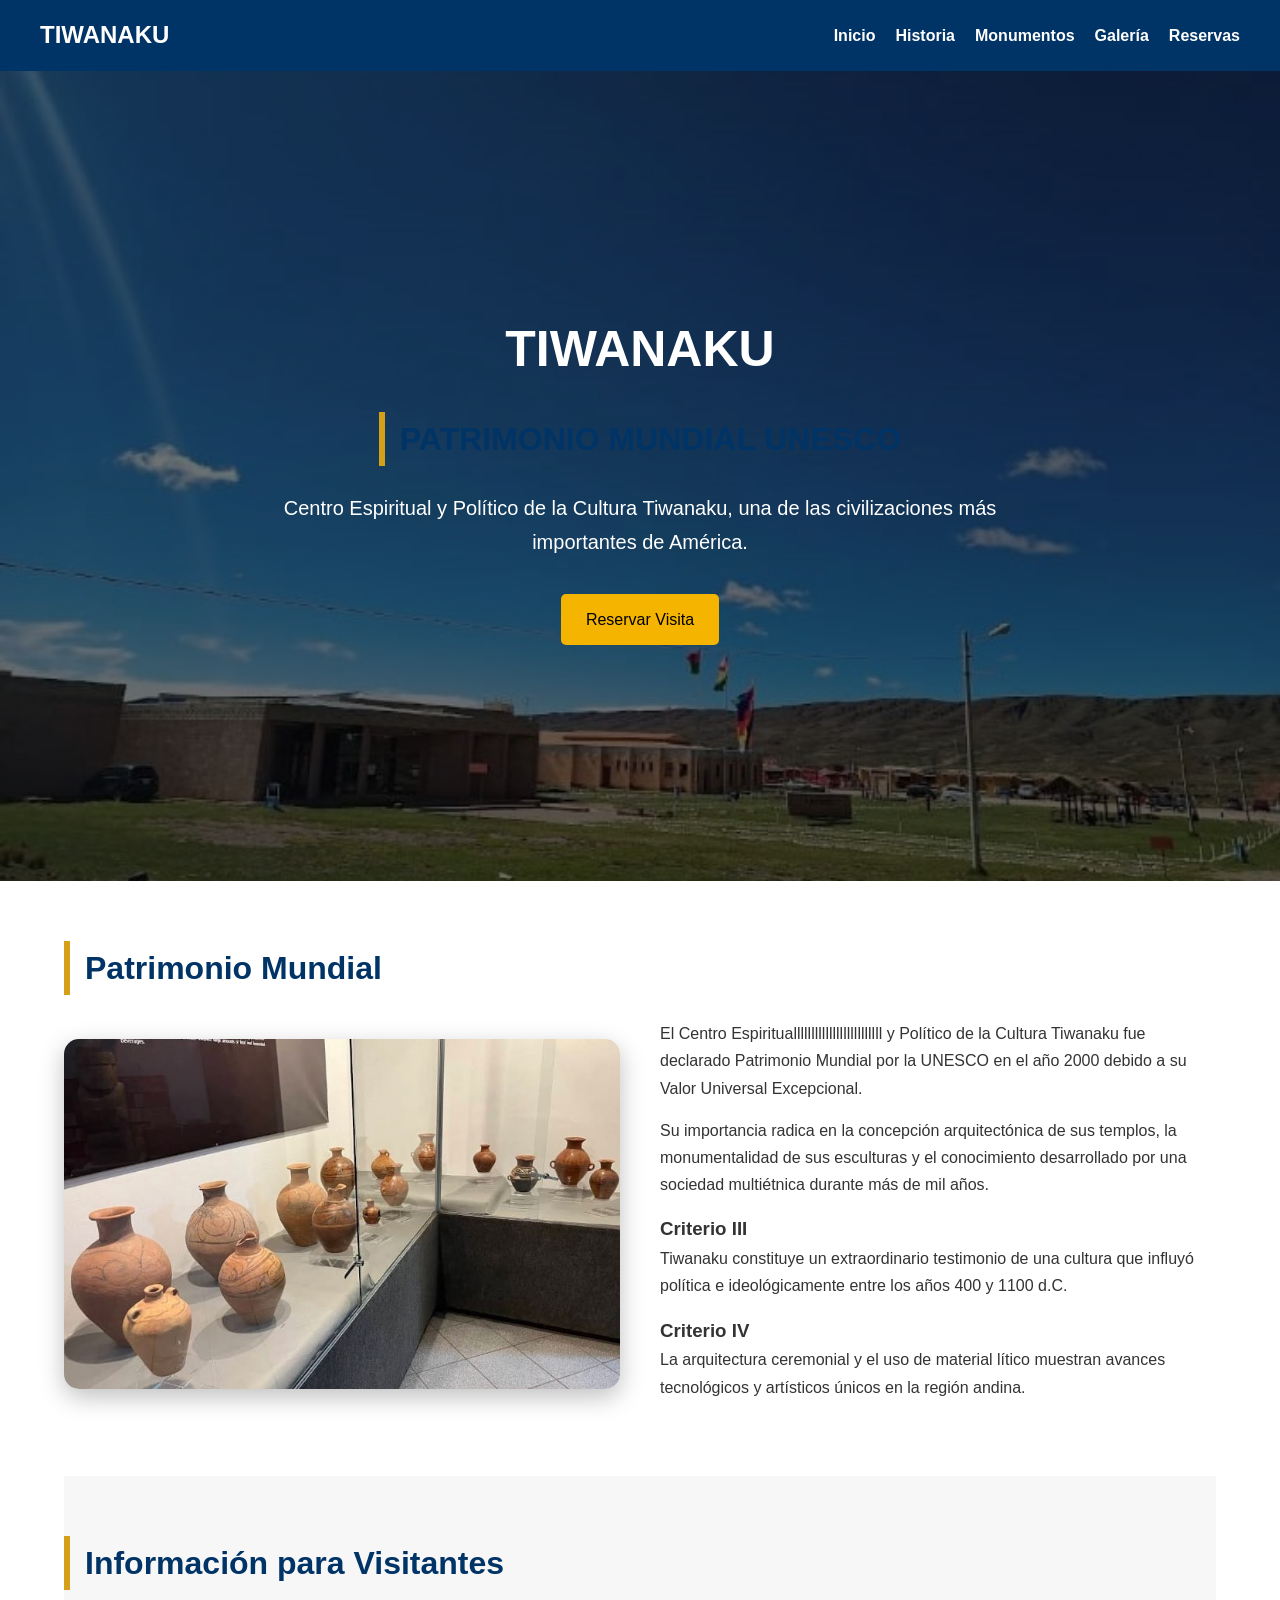
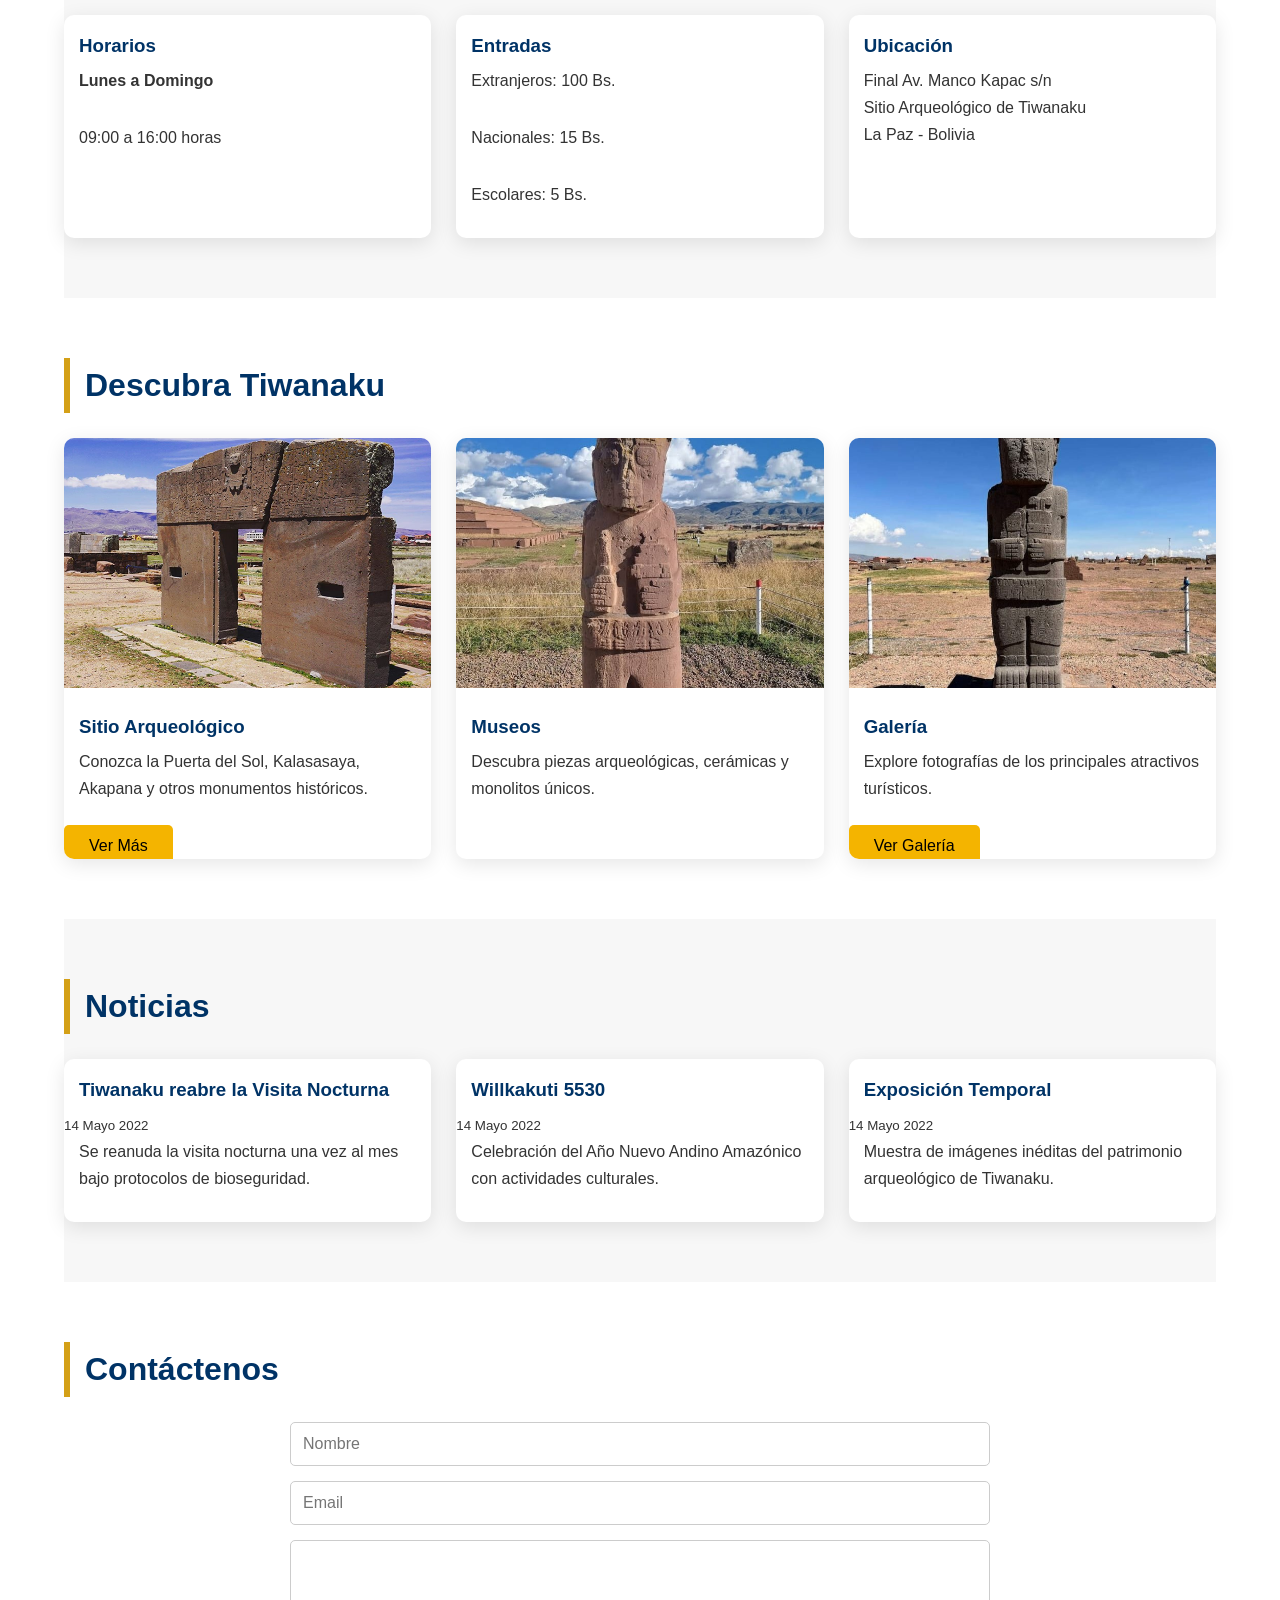
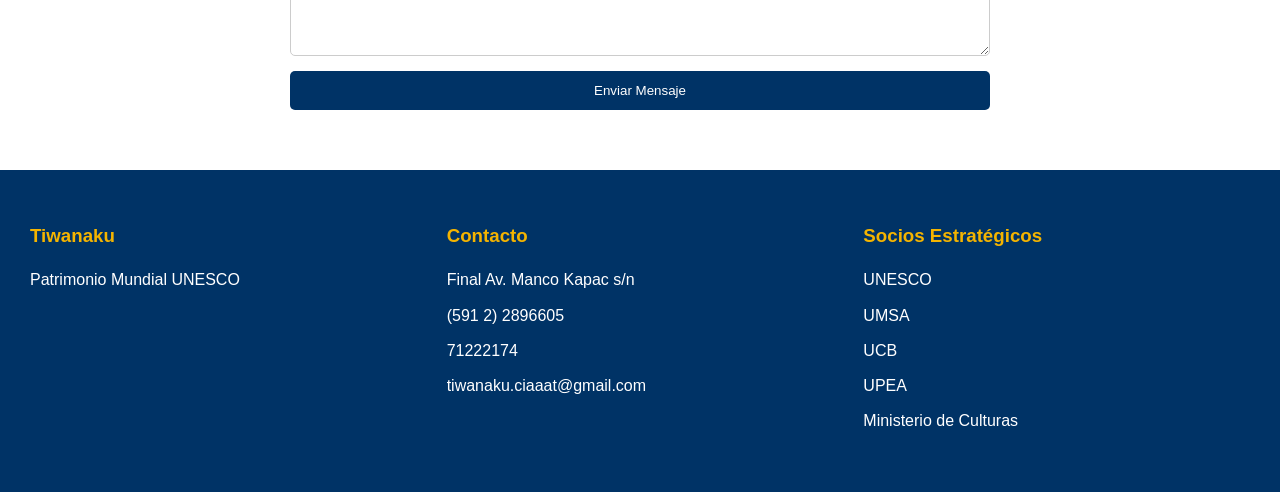
<file: index.html>
<!DOCTYPE html>
<html lang="es">
<head>
<meta charset="UTF-8">
<meta name="viewport" content="width=device-width, initial-scale=1.0">
<title>Tiwanaku - Inicio</title>

<link rel="stylesheet" href="css/style.css">
</head>
<body>

<header>
    <nav>
        <h2>TIWANAKU</h2>

        <ul>
            <li><a href="index.html">Inicio</a></li>
            <li><a href="historia.html">Historia</a></li>
            <li><a href="monumentos.html">Monumentos</a></li>
            <li><a href="galeria.html">Galería</a></li>
            <li><a href="reservas.html">Reservas</a></li>
        </ul>
    </nav>
</header>

<section class="hero">

    <div class="overlay">

        <h1>TIWANAKU</h1>

        <h2>PATRIMONIO MUNDIAL UNESCO</h2>

        <p>
            Centro Espiritual y Político de la Cultura Tiwanaku,
            una de las civilizaciones más importantes de América.
        </p>

        <a href="reservas.html" class="btn">
            Reservar Visita
        </a>

    </div>

</section>


<!-- PATRIMONIO -->

<section class="contenedor">

    <h2>Patrimonio Mundial</h2>

    <div class="grid-2">

        <div>

            <img src="../img/4.jpeg" alt="Vasija Tiwanaku">

        </div>

        <div>

            <p>
                El Centro Espiritualllllllllllllllllllllllll y Político de la Cultura Tiwanaku
                fue declarado Patrimonio Mundial por la UNESCO en el año 2000
                debido a su Valor Universal Excepcional.
            </p>

            <p>
                Su importancia radica en la concepción arquitectónica de sus templos,
                la monumentalidad de sus esculturas y el conocimiento desarrollado
                por una sociedad multiétnica durante más de mil años.
            </p>

            <h3>Criterio III</h3>

            <p>
                Tiwanaku constituye un extraordinario testimonio de una cultura
                que influyó política e ideológicamente entre los años
                400 y 1100 d.C.
            </p>

            <h3>Criterio IV</h3>

            <p>
                La arquitectura ceremonial y el uso de material lítico muestran
                avances tecnológicos y artísticos únicos en la región andina.
            </p>

        </div>

    </div>

</section>


<!-- HORARIOS Y PRECIOS -->

<section class="contenedor fondo-claro">

    <h2>Información para Visitantes</h2>

    <div class="cards">

        <div class="card">

            <h3>Horarios</h3>

            <p><strong>Lunes a Domingo</strong></p>

            <p>09:00 a 16:00 horas</p>

        </div>

        <div class="card">

            <h3>Entradas</h3>

            <p>Extranjeros: 100 Bs.</p>

            <p>Nacionales: 15 Bs.</p>

            <p>Escolares: 5 Bs.</p>

        </div>

        <div class="card">

            <h3>Ubicación</h3>

            <p>
                Final Av. Manco Kapac s/n<br>
                Sitio Arqueológico de Tiwanaku<br>
                La Paz - Bolivia
            </p>

        </div>

    </div>

</section>


<!-- DESTACADOS -->

<section class="contenedor">

    <h2>Descubra Tiwanaku</h2>

    <div class="cards">

        <div class="card">

            <img src="../img/Tiahuanaco_blog_1.png">

            <h3>Sitio Arqueológico</h3>

            <p>
                Conozca la Puerta del Sol, Kalasasaya,
                Akapana y otros monumentos históricos.
            </p>

            <a href="monumentos.html" class="btn">
                Ver Más
            </a>

        </div>

        <div class="card">

            <img src="../img/14.jpeg">

            <h3>Museos</h3>

            <p>
                Descubra piezas arqueológicas,
                cerámicas y monolitos únicos.
            </p>

        </div>

        <div class="card">

            <img src="../img/9.jpeg">

            <h3>Galería</h3>

            <p>
                Explore fotografías de los principales
                atractivos turísticos.
            </p>

            <a href="galeria.html" class="btn">
                Ver Galería
            </a>

        </div>

    </div>

</section>


<!-- NOTICIAS -->

<section class="contenedor fondo-claro">

    <h2>Noticias</h2>

    <div class="cards">

        <div class="card">

            <h3>Tiwanaku reabre la Visita Nocturna</h3>

            <small>14 Mayo 2022</small>

            <p>
                Se reanuda la visita nocturna una vez al mes
                bajo protocolos de bioseguridad.
            </p>

        </div>

        <div class="card">

            <h3>Willkakuti 5530</h3>

            <small>14 Mayo 2022</small>

            <p>
                Celebración del Año Nuevo Andino Amazónico
                con actividades culturales.
            </p>

        </div>

        <div class="card">

            <h3>Exposición Temporal</h3>

            <small>14 Mayo 2022</small>

            <p>
                Muestra de imágenes inéditas del patrimonio
                arqueológico de Tiwanaku.
            </p>

        </div>

    </div>

</section>


<!-- CONTACTO -->

<section class="contenedor">

    <h2>Contáctenos</h2>

    <form>

        <input type="text"
               placeholder="Nombre"
               required>

        <input type="email"
               placeholder="Email"
               required>

        <textarea
                rows="5"
                placeholder="Mensaje">
        </textarea>

        <button type="submit">
            Enviar Mensaje
        </button>

    </form>

</section>


<!-- FOOTER -->

<footer>

    <div class="footer-grid">

        <div>

            <h3>Tiwanaku</h3>

            <p>
                Patrimonio Mundial UNESCO
            </p>

        </div>

        <div>

            <h3>Contacto</h3>

            <p>
                Final Av. Manco Kapac s/n
            </p>

            <p>
                (591 2) 2896605
            </p>

            <p>
                71222174
            </p>

            <p>
                tiwanaku.ciaaat@gmail.com
            </p>

        </div>

        <div>

            <h3>Socios Estratégicos</h3>

            <ul>
                <li>UNESCO</li>
                <li>UMSA</li>
                <li>UCB</li>
                <li>UPEA</li>
                <li>Ministerio de Culturas</li>
            </ul>

        </div>

    </div>

</footer>

</body>
</html>
</file>
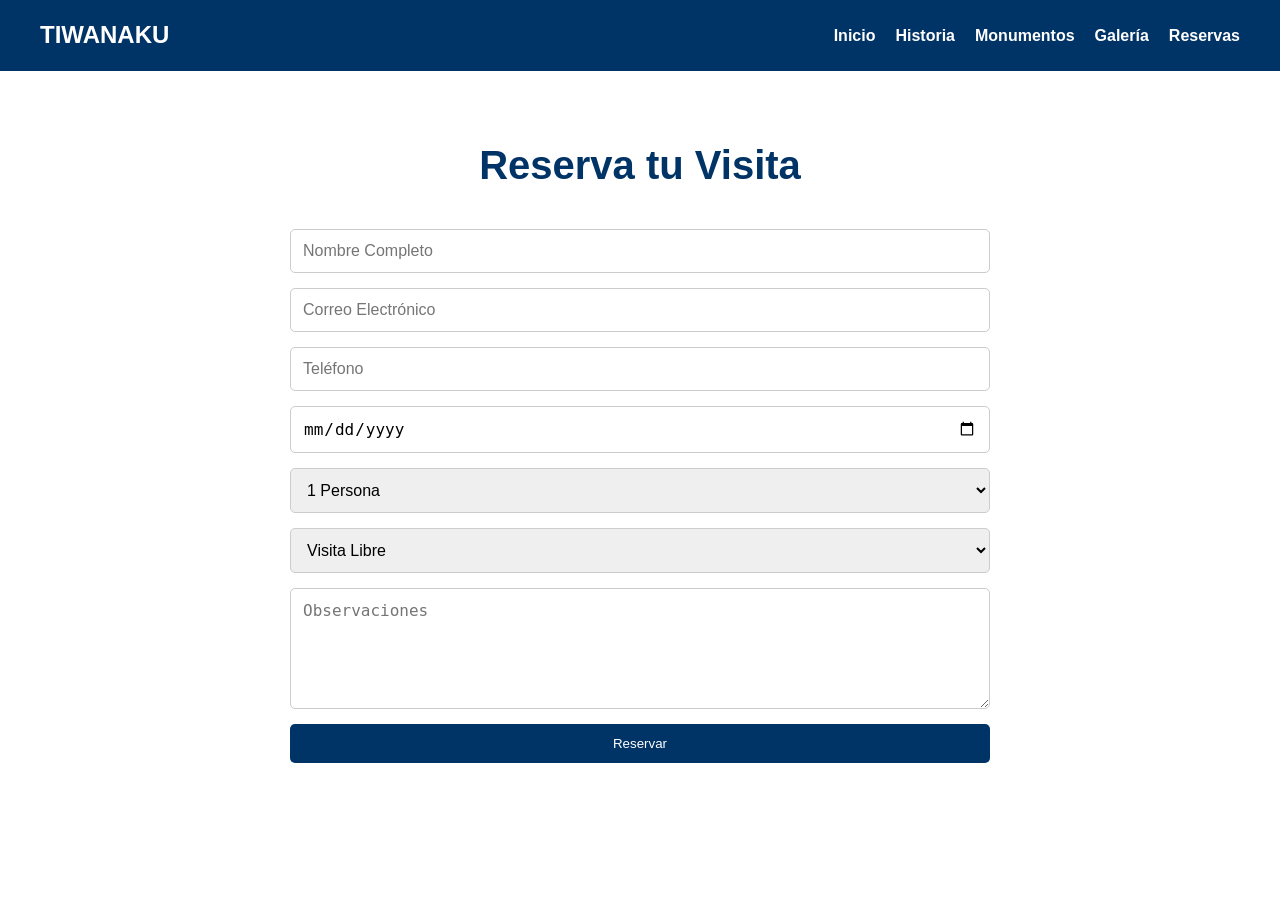
<file: reservas.html>
<!DOCTYPE html>
<html lang="es">
<head>
<meta charset="UTF-8">
<title>Reservas</title>
<link rel="stylesheet" href="css/style.css">
</head>
<body>

<header>
<nav>
<h2>TIWANAKU</h2>

<ul>
<li><a href="index.html">Inicio</a></li>
<li><a href="historia.html">Historia</a></li>
<li><a href="monumentos.html">Monumentos</a></li>
<li><a href="galeria.html">Galería</a></li>
<li><a href="reservas.html">Reservas</a></li>
</ul>
</nav>
</header>

<section class="contenedor">

<h1>Reserva tu Visita</h1>

<form>

<input
type="text"
placeholder="Nombre Completo"
required>

<input
type="email"
placeholder="Correo Electrónico"
required>

<input
type="tel"
placeholder="Teléfono">

<input
type="date"
required>

<select>
<option>1 Persona</option>
<option>2 Personas</option>
<option>3 Personas</option>
<option>4 Personas</option>
<option>5 Personas</option>
</select>

<select>
<option>Visita Libre</option>
<option>Visita Guiada</option>
<option>Grupo Turístico</option>
<option>Excursión Universitaria</option>
</select>

<textarea
rows="5"
placeholder="Observaciones">
</textarea>

<button type="submit">
Reservar
</button>

</form>

</section>

</body>
</html>
</file>
<file: css/style.css>
/* ==========================
   RESET
========================== */

*{
    margin:0;
    padding:0;
    box-sizing:border-box;
}

/* ==========================
   GENERAL
========================== */

body{
    font-family: Arial, sans-serif;
    color:#333;
    line-height:1.7;
    background:#fff;
}

p{
    margin-bottom:15px;
}

h1{
    color:#003366;
    text-align:center;
    margin-bottom:30px;
    font-size:40px;
}

section h2{
    color:#003366;
    font-size:32px;
    margin-bottom:25px;
    border-left:6px solid #d4a017;
    padding-left:15px;
}

/* ==========================
   MENU
========================== */

nav{
    background:#003366;
    color:white;
    padding:15px 40px;

    display:flex;
    justify-content:space-between;
    align-items:center;

    position:sticky;
    top:0;
    z-index:1000;
}

nav h2{
    color:white;
}

nav ul{
    list-style:none;
    display:flex;
    gap:20px;
}

nav a{
    color:white;
    text-decoration:none;
    font-weight:bold;
    transition:.3s;
}

nav a:hover{
    color:#f4b400;
}

/* ==========================
   HERO PRINCIPAL
========================== */

.hero{
    height:90vh;
    background:url('../img/7.jpeg') center center/cover no-repeat;
}

/* ==========================
   HERO PAGINAS INTERNAS
========================== */

.hero-pequeno{
    height:60vh;
    background:url('../img/7.jpeg') center center/cover no-repeat;
}

.overlay{
    height:100%;
    background:rgba(0,0,0,.55);

    display:flex;
    flex-direction:column;
    justify-content:center;
    align-items:center;

    color:white;
    text-align:center;
    padding:20px;
}

.overlay h1{
    color:white;
    font-size:50px;
    margin-bottom:20px;
}

.overlay p{
    max-width:800px;
    font-size:20px;
}

/* ==========================
   BOTONES
========================== */

.btn{
    background:#f4b400;
    color:#000;
    padding:12px 25px;
    text-decoration:none;
    border-radius:5px;
    margin-top:20px;
    transition:.3s;
}

.btn:hover{
    background:#ddb000;
}

/* ==========================
   CONTENEDORES
========================== */

.contenedor{
    width:90%;
    max-width:1200px;
    margin:auto;
    padding:60px 0;
}

.fondo-claro{
    background:#f7f7f7;
}

/* ==========================
   GRID HISTORIA
========================== */

.grid-2{
    display:grid;
    grid-template-columns:1fr 1fr;
    gap:40px;
    align-items:center;
}

.grid-2 img{
    width:100%;
    height:350px;
    object-fit:cover;
    border-radius:15px;
    box-shadow:0 8px 25px rgba(0,0,0,.25);
    transition:.3s;
}

.grid-2 img:hover{
    transform:scale(1.03);
}

/* ==========================
   CARDS
========================== */

.cards{
    display:grid;
    grid-template-columns:repeat(auto-fit,minmax(280px,1fr));
    gap:25px;
}

.card{
    background:white;
    border-radius:10px;
    overflow:hidden;
    box-shadow:0 5px 20px rgba(0,0,0,.1);
    transition:.3s;
}

.card:hover{
    transform:translateY(-5px);
}

.card img{
    width:100%;
    height:250px;
    object-fit:cover;
}

.card h3{
    padding:15px 15px 5px;
    color:#003366;
}

.card p{
    padding:0 15px 15px;
}

/* ==========================
   GALERIA
========================== */

.galeria{
    display:grid;
    grid-template-columns:repeat(auto-fit,minmax(300px,1fr));
    gap:20px;
}

.galeria img{
    width:100%;
    height:250px;
    object-fit:cover;
    border-radius:10px;
    box-shadow:0 5px 15px rgba(0,0,0,.15);
    transition:.3s;
}

.galeria img:hover{
    transform:scale(1.03);
}

/* ==========================
   FORMULARIOS
========================== */

form{
    max-width:700px;
    margin:auto;

    display:flex;
    flex-direction:column;
    gap:15px;
}

input,
select,
textarea{
    padding:12px;
    border:1px solid #ccc;
    border-radius:5px;
    font-size:16px;
}

button{
    background:#003366;
    color:white;
    border:none;
    padding:12px;
    border-radius:5px;
    cursor:pointer;
    transition:.3s;
}

button:hover{
    background:#00254d;
}

/* ==========================
   FOOTER
========================== */

footer{
    background:#003366;
    color:white;
    padding:50px 30px;
}

.footer-grid{
    display:grid;
    grid-template-columns:repeat(auto-fit,minmax(250px,1fr));
    gap:30px;
}

footer h3{
    color:#f4b400;
    margin-bottom:15px;
}

footer p{
    margin-bottom:8px;
}

footer ul{
    list-style:none;
}

footer li{
    margin-bottom:8px;
}

/* ==========================
   RESPONSIVE
========================== */

@media(max-width:768px){

    nav{
        flex-direction:column;
        gap:15px;
        text-align:center;
    }

    nav ul{
        flex-wrap:wrap;
        justify-content:center;
    }

    .grid-2{
        grid-template-columns:1fr;
    }

    .overlay h1{
        font-size:32px;
    }

    .overlay p{
        font-size:16px;
    }

    h1{
        font-size:30px;
    }

    section h2{
        font-size:24px;
    }

    .hero{
        height:70vh;
    }

    .hero-pequeno{
        height:50vh;
    }
}
</file>
